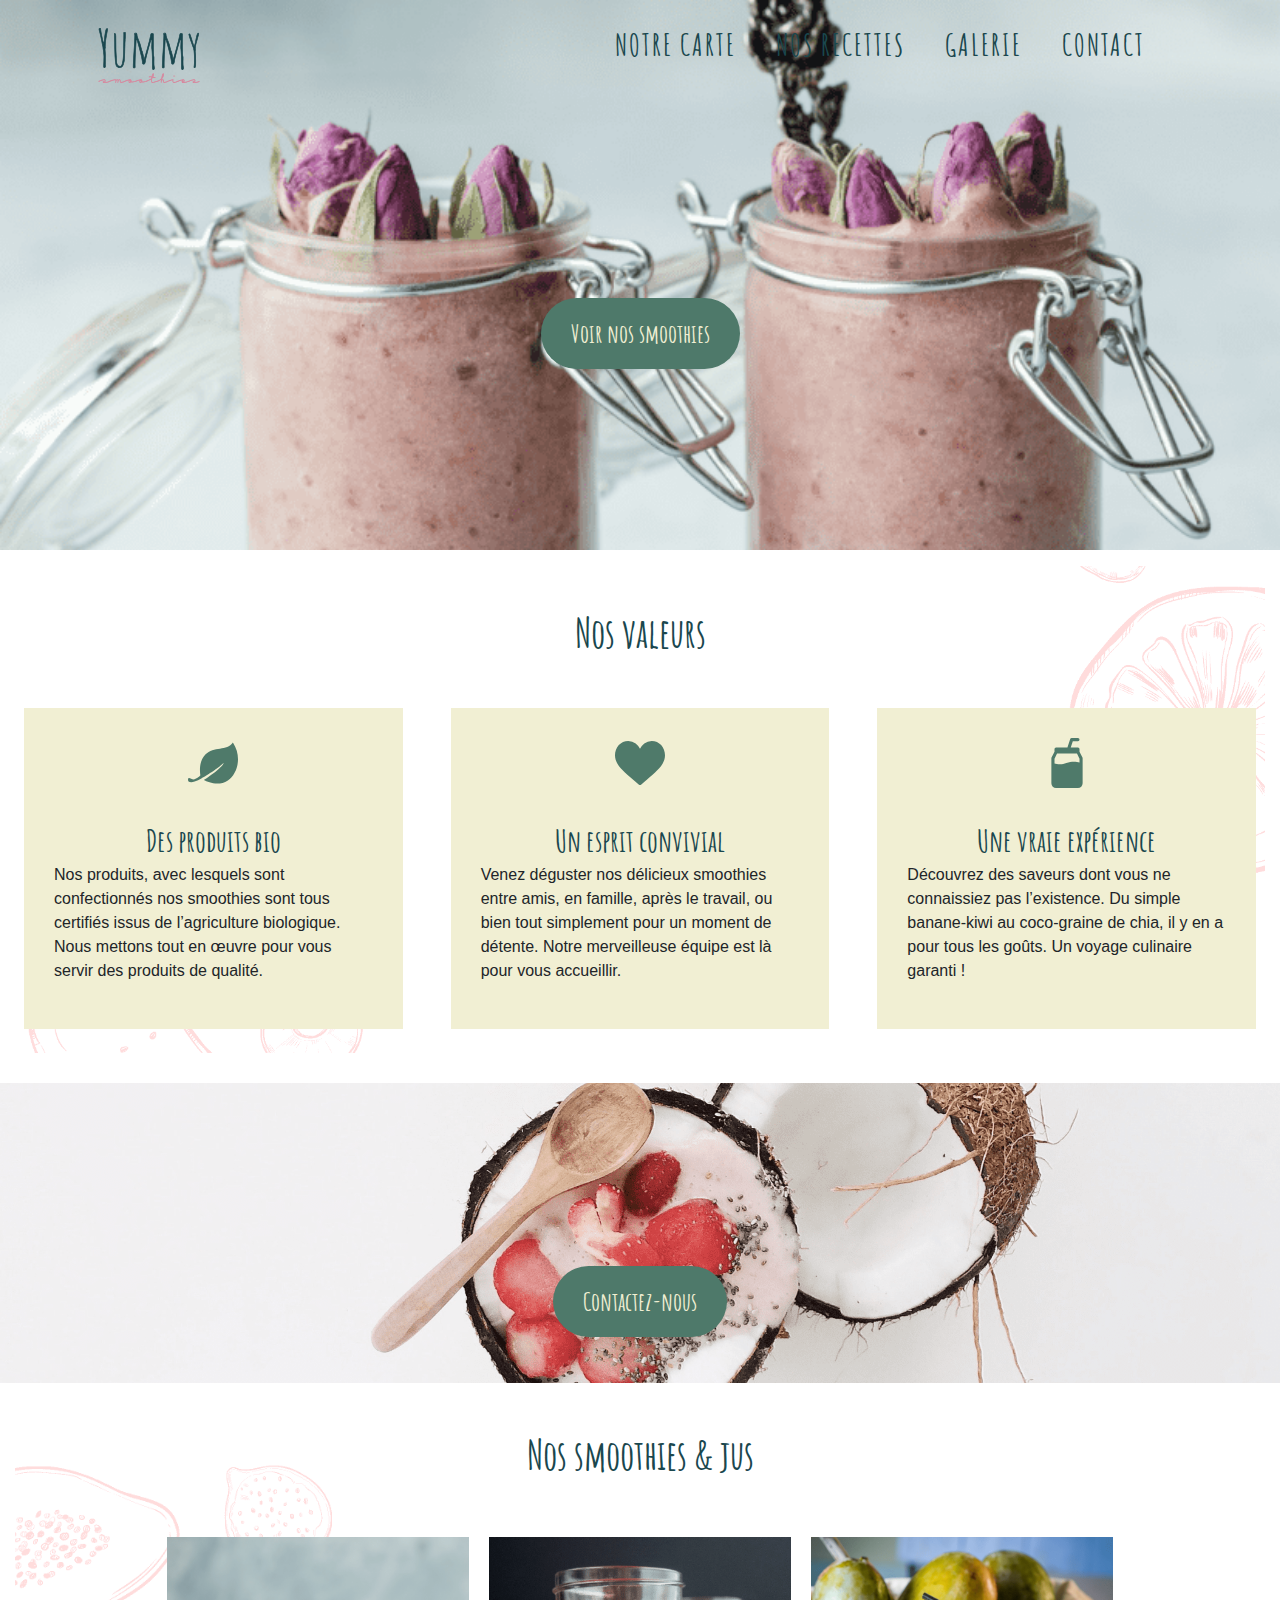
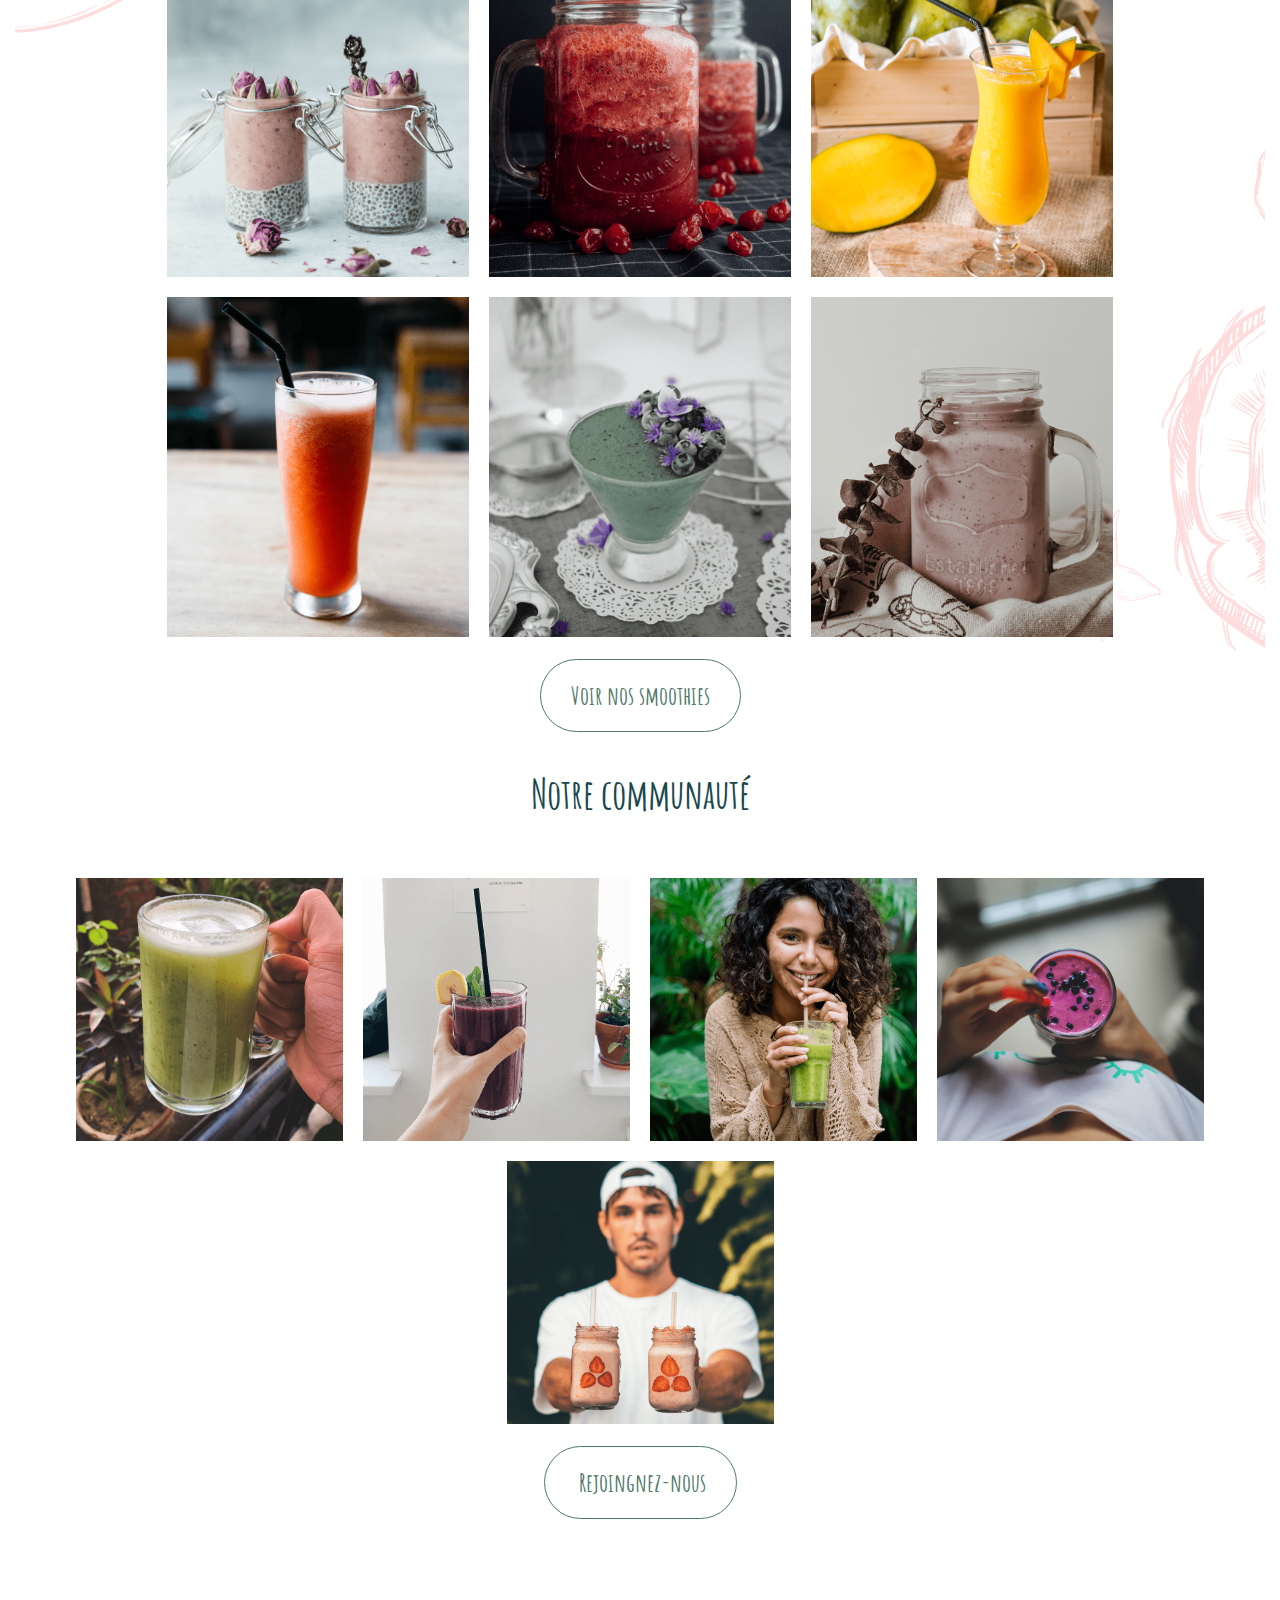
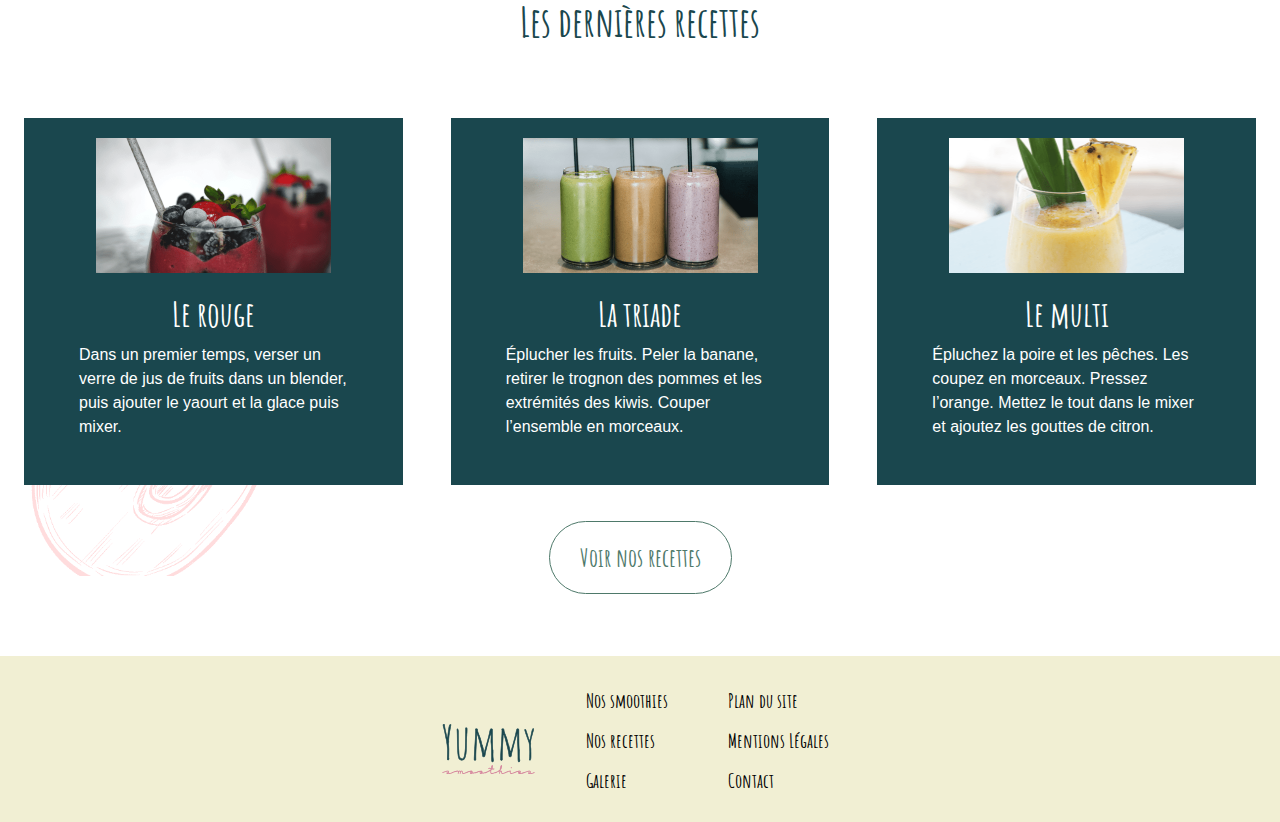
<file: index.html>
<!DOCTYPE html>
<html lang="fr">

<head>
  <meta charset="UTF-8">
  <meta name="viewport" content="width=device-width, initial-scale=1.0">
  <link rel="stylesheet" href="https://stackpath.bootstrapcdn.com/bootstrap/4.3.1/css/bootstrap.min.css" integrity="sha384-ggOyR0iXCbMQv3Xipma34MD+dH/1fQ784/j6cY/iJTQUOhcWr7x9JvoRxT2MZw1T" crossorigin="anonymous">
  <link rel="stylesheet" href="https://cdnjs.cloudflare.com/ajax/libs/font-awesome/5.15.1/css/all.min.css" integrity="sha512-+4zCK9k+qNFUR5X+cKL9EIR+ZOhtIloNl9GIKS57V1MyNsYpYcUrUeQc9vNfzsWfV28IaLL3i96P9sdNyeRssA==" crossorigin="anonymous" />
  <link rel="stylesheet" href="css/normalize-min.css">
  <link rel="stylesheet" href="css/styles.css">
  <title>Accueil</title>
</head>

<body>
  <header id="header_1">
    <div id="menu-mobile" class="align">
      <a href="index.html"><img src="img/logo.svg" alt="Logo Yummy Smoothie" width="95" height="50" id="logo"></a>
      <nav>
        <bouton id="burger"><img src="img/menu-burger.svg" alt="menu" width="50" height="30"></bouton>
        <ul>
          <li><a href="smoothie.html">Notre carte</a></li>
          <li><a href="recette.html">Nos recettes</a></li>
          <li><a href="galerie.html">Galerie</a></li>
          <li><a href="contact.html">Contact</a></li>
        </ul>
      </nav>
    </div>
    <div class="centre">
      <a href="smoothie.html" class="bouton-plein">Voir nos smoothies</a>
    </div>
  </header>
  <main>
    <div class="container-fluid">

      <section id="section1_1" class="mt-3 pt-3">
        <h1>Nos valeurs</h1>
        <div class="row">
          <figure class="col-md col-xs-11 d-flex justify-content-center align-items-center flex-column m-4 align-content-center">
            <img src="img/feuille.svg" alt="icon feuille" width="50" height="50">
            <figcaption>
              <p class="centre titrage"><strong>Des produits bio</strong></p>
              <p> Nos produits, avec lesquels sont confectionnés nos smoothies sont tous certifiés issus de l’agriculture biologique. Nous mettons tout en œuvre pour vous servir des produits de qualité.
              </p>
            </figcaption>
          </figure>
          <figure class="col-md col-xs-11 d-flex justify-content-center align-items-center flex-column m-4 align-content-center">
            <img src="img/coeur.svg" alt="icon coeur" width="50" height="50">
            <figcaption>
              <p class="centre titrage"><strong>Un esprit convivial</strong></p>
              <p>
                Venez déguster nos délicieux smoothies entre amis, en famille, après le travail, ou bien tout simplement pour un moment de détente. Notre merveilleuse équipe est là pour vous accueillir.
              </p>
            </figcaption>
          </figure>
          <figure class="col-md col-xs-11 d-flex justify-content-center align-items-center flex-column m-4 align-content-center">
            <img src="img/smoothie.svg" alt="icon feuille" width="50" height="50">
            <figcaption>
              <p class="centre titrage"><strong>Une vraie expérience</strong></p>
              <p>
                Découvrez des saveurs dont vous ne connaissiez pas l’existence. Du simple banane-kiwi au coco-graine de
                chia, il y en a pour tous les goûts. Un voyage culinaire garanti !
              </p>
            </figcaption>
          </figure>
        </div>
      </section>
    </div>
    <section id="section2_1">
      <div class="centre">
        <a href="contact.html" class="bouton-plein">Contactez-nous</a>
      </div>
    </section>
    <div class="container-fluid">
      <section id="bg-rose">
      <section id="section3_1">
        <h2 class="mt-5 mb-5">Nos smoothies & jus</h2>
        <div class="ligne">
          <img src="img/header.png" alt="smoothie 1" width="302" height="340">
          <img src="img/anastasia.png" alt="smoothie 2" width="302" height="340">
          <img src="img/mango.png" alt="smoothie 3" width="302" height="340">
          <img src="img/smoothie_orange.png" alt="smoothie 4" width="302" height="340">
          <img src="img/sara.png" alt="smoothie 5" width="302" height="340">
          <img src="img/valerie.png" alt="smoothie 6" width="302" height="340">
        </div>
        <div class="centre">
          <a href="smoothie.html" class="bouton-vide">Voir nos smoothies</a>
        </div>
      </section>
    </section>
      <section id="section4_1" class="mt-5">
        <h2 class="mt-5 pt-2">Notre communauté</h2>
        <div class="ligne">
          <img src="img/kartikay.png" alt="smoothie 1" width="267" height="263">
          <img src="img/daria.png" alt="smoothie 1" width="267" height="263">
          <img src="img/anna.png" alt="smoothie 1" width="267" height="263">
          <img src="img/kaboom.png" alt="smoothie 1" width="267" height="263">
          <img src="img/oliver.png" alt="smoothie 1" width="267" height="263">
        </div>
        <div class="centre">
          <a href="https://www.instagram.com/juupicturing/" class="bouton-vide"><i class="fab fa-instagram" style="margin-right: 4px;"></i> Rejoingnez-nous</a>
        </div>
      </section>
      <section id="section5_1" class="mt-5">
        <h2 class="mt-5 pt-5 mb-5">Les dernières recettes</h2>
        <div class="row">
          <figure class="col-md col-xs-11 d-flex justify-content-center align-items-center flex-column m-4">
            <img src="img/rouge.png" alt="smoothie rouge" width="235" height="135">
            <figcaption>
              <h3>Le rouge</h3>
              <p>
                Dans un premier temps, verser un verre de jus de fruits dans un blender, puis ajouter le yaourt et la
                glace puis mixer.
              </p>
            </figcaption>
          </figure>
          <figure class="col-md col-xs-11 d-flex justify-content-center align-items-center flex-column m-4">
            <img src="img/trio.png" alt="smoothie rouge" width="235" height="135">
            <figcaption>
              <h3>La triade</h3>
              <p>
                Éplucher les fruits. Peler la banane, retirer le trognon des pommes et les extrémités des kiwis. Couper
                l’ensemble en morceaux.
              </p>
            </figcaption>
          </figure>
          <figure class="col-md col-xs-11 d-flex justify-content-center align-items-center flex-column m-4">
            <img src="img/anne.png" alt="smoothie rouge" width="235" height="135">
            <figcaption>
              <h3>Le multi</h3>
              <p>
                Épluchez la poire et les pêches. Les coupez en morceaux. Pressez l’orange. Mettez le tout dans le mixer et
                ajoutez les gouttes de citron.
              </p>
            </figcaption>
          </figure>
        </div>
        <div class="centre">
          <a href="recette.html" class="bouton-vide">Voir nos recettes</a>
        </div>
      </section>
    </div>
  </main>
  <footer>
    <div class="ligne foot">
      <img src="img/logo.svg" alt="Logo Yummy Smoothie" width="95" height="50" id="logo">
      <nav class="aligne">
        <ul>
          <li><a href="smoothie.html">Nos smoothies</a></li>
          <li><a href="recette.html">Nos recettes</a></li>
          <li> <a href="galerie.html">Galerie</a></li>
        </ul>
        <ul>
          <li><a href="plan.html">Plan du site</a>
          <li><a href="info.html">Mentions Légales</a></li>
          <li><a href="contact.html">Contact</a></li>
        </ul>
      </nav>
    </div>
  </footer>
  <script src="https://code.jquery.com/jquery-3.4.1.min.js" integrity="sha256-CSXorXvZcTkaix6Yvo6HppcZGetbYMGWSFlBw8HfCJo=" crossorigin="anonymous"></script>
  <script src="https://cdn.jsdelivr.net/npm/bootstrap@4.5.3/dist/js/bootstrap.bundle.min.js" integrity="sha384-ho+j7jyWK8fNQe+A12Hb8AhRq26LrZ/JpcUGGOn+Y7RsweNrtN/tE3MoK7ZeZDyx" crossorigin="anonymous"></script>
  <script src="js/app.js"></script>

</body>

</html>
</file>
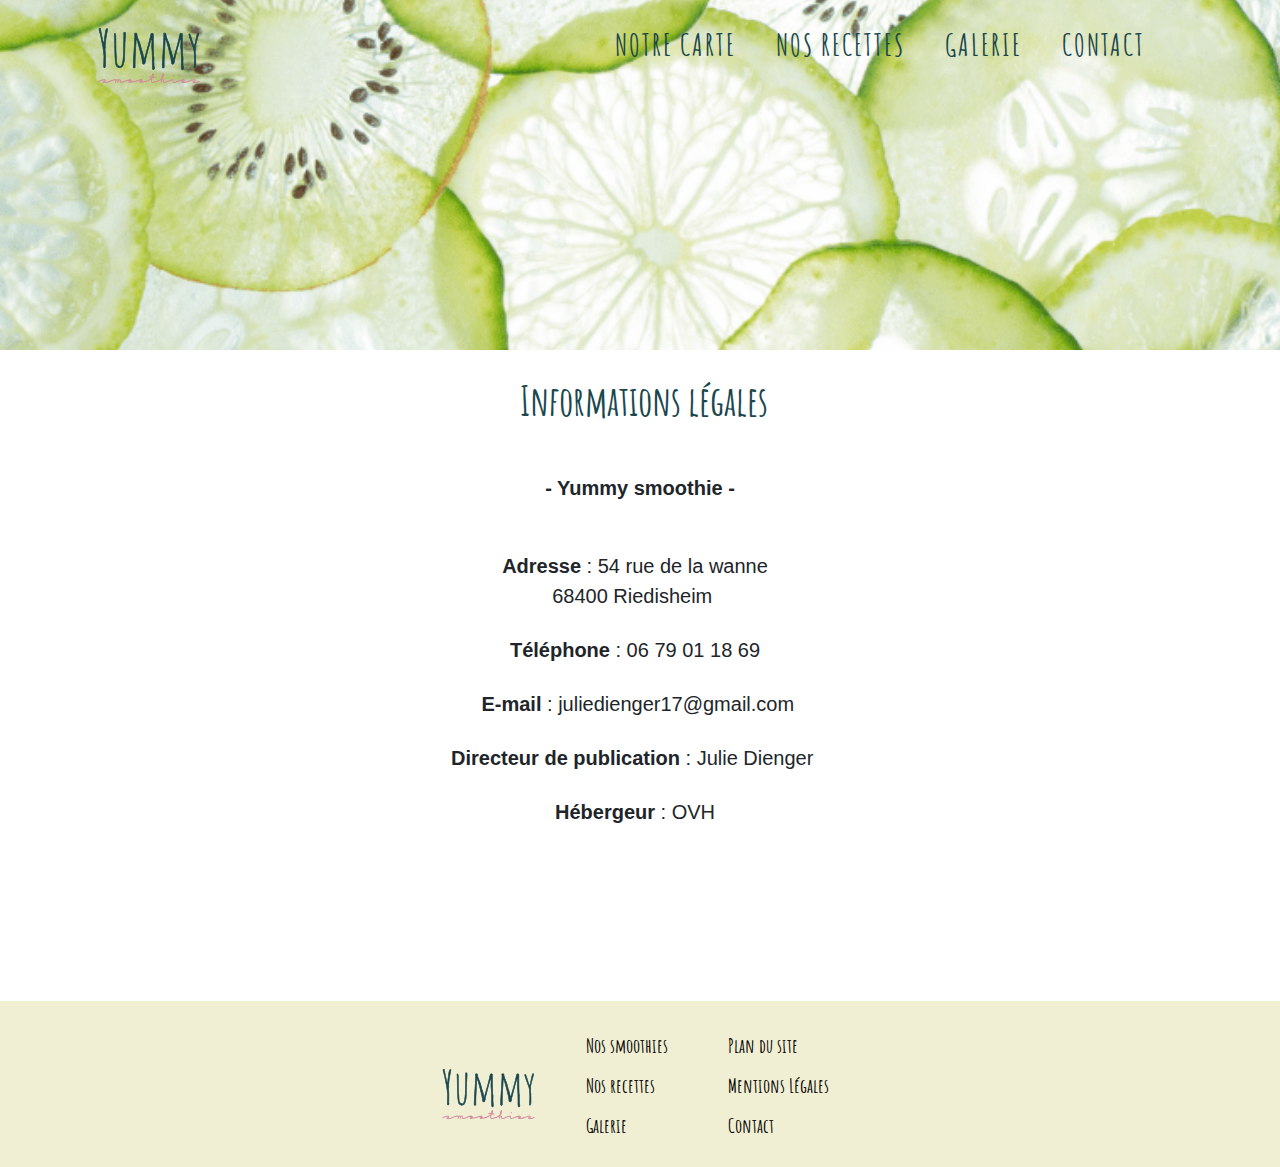
<file: info.html>
<!DOCTYPE html>
<html lang="fr">

<head>
  <meta charset="UTF-8">
  <meta name="viewport" content="width=device-width, initial-scale=1.0">
  <link rel="stylesheet" href="https://stackpath.bootstrapcdn.com/bootstrap/4.3.1/css/bootstrap.min.css" integrity="sha384-ggOyR0iXCbMQv3Xipma34MD+dH/1fQ784/j6cY/iJTQUOhcWr7x9JvoRxT2MZw1T" crossorigin="anonymous">
  <link rel="stylesheet" href="https://cdnjs.cloudflare.com/ajax/libs/font-awesome/5.15.1/css/all.min.css" integrity="sha512-+4zCK9k+qNFUR5X+cKL9EIR+ZOhtIloNl9GIKS57V1MyNsYpYcUrUeQc9vNfzsWfV28IaLL3i96P9sdNyeRssA==" crossorigin="anonymous" />
  <link rel="stylesheet" href="css/normalize-min.css">
  <link rel="stylesheet" href="css/styles.css">
  <title>Mentions légal</title>
</head>

<body>
  <header id="header_info">
    <div id="menu-mobile" class="align">
      <a href="index.html"><img src="img/logo.svg" alt="Logo Yummy Smoothie" width="95" height="50" id="logo"></a>
      <nav>
        <bouton id="burger"><img src="img/menu-burger.svg" alt="menu" width="50" height="30"></bouton>
        <ul>
          <li><a href="smoothie.html">Notre carte</a></li>
          <li><a href="recette.html">Nos recettes</a></li>
          <li><a href="galerie.html">Galerie</a></li>
          <li><a href="contact.html">Contact</a></li>
        </ul>
      </nav>
    </div>

  </header>
  <main>
    <div class="text-center info">

  <h1>&nbsp;Informations légales</h1>
  <p class="mt-5"> <strong>- Yummy smoothie -</strong></p>
  <ul class="mt-5">
    <li><strong>Adresse</strong> : 54 rue de la wanne<br> 68400 Riedisheim </li><br>
    <li><strong>Téléphone</strong> : 06 79 01 18 69 </li><br>
    <li> <strong>E-mail</strong> : juliedienger17@gmail.com </li><br>
    <li><strong>Directeur de publication</strong> : Julie Dienger </li><br>
    <li><strong>Hébergeur</strong> : OVH</li><br>
  </ul>

</div>
  </main>
  <footer style="margin-top:150px;">
    <div class="ligne foot">
      <img src="img/logo.svg" alt="Logo Yummy Smoothie" width="95" height="50" id="logo">
      <nav class="aligne">
        <ul>
          <li><a href="smoothie.html">Nos smoothies</a></li>
          <li><a href="recette.html">Nos recettes</a></li>
          <li> <a href="galerie.html">Galerie</a></li>
        </ul>
        <ul>
          <li><a href="plan.html">Plan du site</a>
          <li><a href="info.html">Mentions Légales</a></li>
          <li><a href="contact.html">Contact</a></li>
        </ul>
      </nav>
    </div>
  </footer>
  <script src="https://code.jquery.com/jquery-3.4.1.min.js" integrity="sha256-CSXorXvZcTkaix6Yvo6HppcZGetbYMGWSFlBw8HfCJo=" crossorigin="anonymous"></script>
  <script src="https://cdn.jsdelivr.net/npm/bootstrap@4.5.3/dist/js/bootstrap.bundle.min.js" integrity="sha384-ho+j7jyWK8fNQe+A12Hb8AhRq26LrZ/JpcUGGOn+Y7RsweNrtN/tE3MoK7ZeZDyx" crossorigin="anonymous"></script>
  <script src="js/app.js"></script>

</body>

</html>
</file>
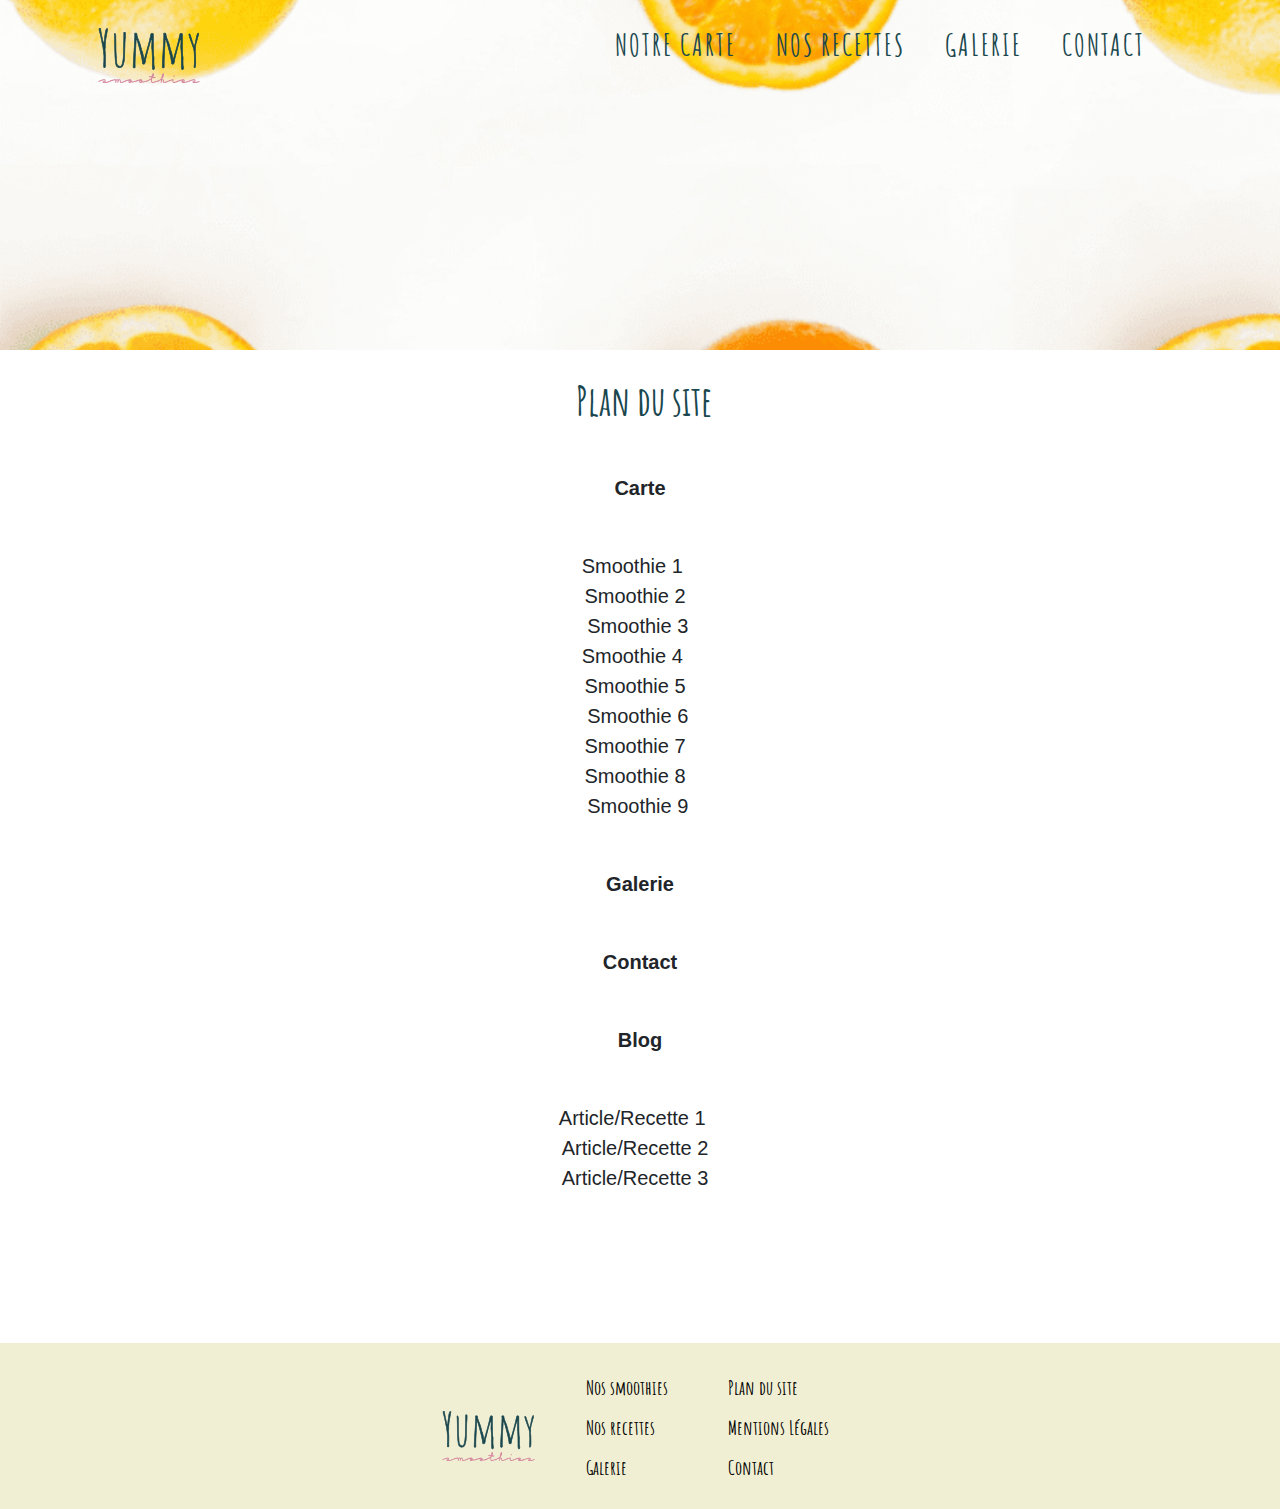
<file: plan.html>
<!DOCTYPE html>
<html lang="fr">

<head>
  <meta charset="UTF-8">
  <meta name="viewport" content="width=device-width, initial-scale=1.0">
  <link rel="stylesheet" href="https://stackpath.bootstrapcdn.com/bootstrap/4.3.1/css/bootstrap.min.css" integrity="sha384-ggOyR0iXCbMQv3Xipma34MD+dH/1fQ784/j6cY/iJTQUOhcWr7x9JvoRxT2MZw1T" crossorigin="anonymous">
  <link rel="stylesheet" href="https://cdnjs.cloudflare.com/ajax/libs/font-awesome/5.15.1/css/all.min.css" integrity="sha512-+4zCK9k+qNFUR5X+cKL9EIR+ZOhtIloNl9GIKS57V1MyNsYpYcUrUeQc9vNfzsWfV28IaLL3i96P9sdNyeRssA==" crossorigin="anonymous" />
  <link rel="stylesheet" href="css/normalize-min.css">
  <link rel="stylesheet" href="css/styles.css">
  <title>Plan du site</title>
</head>

<body>
  <header id="header_plan">
    <div id="menu-mobile" class="align">
      <a href="index.html"><img src="img/logo.svg" alt="Logo Yummy Smoothie" width="95" height="50" id="logo"></a>
      <nav>
        <bouton id="burger"><img src="img/menu-burger.svg" alt="menu" width="50" height="30"></bouton>
        <ul>
          <li><a href="smoothie.html">Notre carte</a></li>
          <li><a href="recette.html">Nos recettes</a></li>
          <li><a href="galerie.html">Galerie</a></li>
          <li><a href="contact.html">Contact</a></li>
        </ul>
      </nav>
    </div>

  </header>
  <main>
    <div class="text-center info">

  <h1>&nbsp;Plan du site</h1>
  <p class="mt-5"> <strong>Carte</strong></p>
  <ul class="mt-5">
    <li>Smoothie 1 </li>
    <li>Smoothie 2</li>
    <li> Smoothie 3</li>
    <li>Smoothie 4 </li>
    <li>Smoothie 5</li>
    <li> Smoothie 6</li>
    <li>Smoothie 7</li>
    <li>Smoothie 8</li>
    <li> Smoothie 9</li>
  </ul>
  <p class="mt-5"> <strong>Galerie</strong></p>
  <p class="mt-5"> <strong>Contact</strong></p>
  <p class="mt-5"> <strong>Blog</strong></p>
  <ul class="mt-5">
    <li>Article/Recette 1 </li>
    <li>Article/Recette 2</li>
    <li>Article/Recette 3</li>
  </ul>
</div>

  </main>
  <footer style="margin-top:150px;">
    <div class="ligne foot">
      <img src="img/logo.svg" alt="Logo Yummy Smoothie" width="95" height="50" id="logo">
      <nav class="aligne">
        <ul>
          <li><a href="smoothie.html">Nos smoothies</a></li>
          <li><a href="recette.html">Nos recettes</a></li>
          <li> <a href="galerie.html">Galerie</a></li>
        </ul>
        <ul>
          <li><a href="plan.html">Plan du site</a>
          <li><a href="info.html">Mentions Légales</a></li>
          <li><a href="contact.html">Contact</a></li>
        </ul>
      </nav>
    </div>
  </footer>
  <script src="https://code.jquery.com/jquery-3.4.1.min.js" integrity="sha256-CSXorXvZcTkaix6Yvo6HppcZGetbYMGWSFlBw8HfCJo=" crossorigin="anonymous"></script>
  <script src="https://cdn.jsdelivr.net/npm/bootstrap@4.5.3/dist/js/bootstrap.bundle.min.js" integrity="sha384-ho+j7jyWK8fNQe+A12Hb8AhRq26LrZ/JpcUGGOn+Y7RsweNrtN/tE3MoK7ZeZDyx" crossorigin="anonymous"></script>
  <script src="js/app.js"></script>

</body>

</html>
</file>
<file: css/styles.css>
@import url('https://fonts.googleapis.com/css2?family=Amatic+SC:wght@400;700&display=swap');

  h1, h2, h3, a {
    font-family: 'Amatic SC', cursive;
    font-weight: bolder;
  }

  /* Menu burger */
  #menu-mobile {
    padding: 15px;
  }

  header nav {
    text-align: right;
  }

  header nav>bouton {
    color: #fff;
    width: 41px;
    height: 37px;
    display: inline-block;
    text-align: center;
  }

  header nav ul {
    font-size: 25px;
    color: #fff;
    margin: 0;
    padding: 0;
    list-style: none;
  }

  header nav ul {
    display: none;
  }

  header nav ul.show {
    display: block;
    /* mettre display block pour qu'il se voit après le click car display:none;plus haut*/
    position: absolute;
    top: 65px;
    right: 0px;
    left: 0px;
    z-index: 5;
  }

  #menu-mobile nav ul li a {
    text-decoration: none;
    display: block;
    /*toute la largeur deviens cliquable */
    line-height: 30px;
    padding: 10px;
    background-color: #fff;
    text-transform: uppercase;
    padding-top: 50px;
    padding-bottom: 50px;
    text-align: center;
    letter-spacing: 2px;
    font-family: 'Amatic SC', cursive;
    font-weight: bolder;
    text-transform: uppercase;
    color: #1A474E;
    border-bottom: #D6899F 3px solid;
  }

  .align {
    display: flex;
    justify-content: space-between;
    align-items: center;
  }

  /* Fin menu */
  /* BG header */
  #header_1 {
    background-image: url(../img/header.png);
    background-repeat: no-repeat;
    background-size: cover;
    background-position: center;
    height: 350px;
  }

  #header_galerie {
    background-image: url(../img/mure.png);
    background-repeat: no-repeat;
    background-size: cover;
    background-position: center;
    height: 350px;
  }

  #header_info {
    background-image: url(../img/kiwi.png);
    background-repeat: no-repeat;
    background-size: cover;
    background-position: center;
    height: 350px;
  }

  #header_plan {
    background-image: url(../img/orange.png);
    background-repeat: no-repeat;
    background-size: cover;
    background-position: center;
    height: 350px;
  }

  #header_smoothie {
    background-image: url(../img/mirtille.png);
    background-repeat: no-repeat;
    background-size: cover;
    background-position: center;
    height: 350px;
  }

  #header_contact {
    background-image: url(../img/jus.png);
    background-repeat: no-repeat;
    background-size: cover;
    background-position: center;
    height: 350px;
  }

  #header_delicat {
    background-image: url(../img/delicat.png);
    background-repeat: no-repeat;
    background-size: cover;
    background-position: center;
    height: 350px;
  }

  #header_recette {
    background-image: url(../img/saraa.png);
    background-repeat: no-repeat;
    background-size: cover;
    background-position: center;
    height: 350px;
  }

  /* fin BG header*/
  /* Bouton */
  a:hover {
    text-decoration: none;
    color: inherit;
  }

  .bouton-plein {
    background-color: #4E796A;
    color: #F1EFD3;
    padding: 20px;
    padding-left: 30px;
    padding-right: 30px;
    font-size: 25px;
    text-align: center;
    -webkit-border-radius: 40px;
    -moz-border-radius: 40px;
    border-radius: 40px;
    text-decoration: none;
  }

  .centre {
    display: block;
    text-align: center;
    margin: 0 auto;
    margin-top: 30px;
  }

  /* header .centre {
    padding-top: 150px;
  } */

  .bouton-vide {
    border: #4E796A solid 1px;
    color: #4E796A;
    padding: 20px;
    padding-left: 30px;
    padding-right: 30px;
    font-size: 25px;
    text-align: center;
    -webkit-border-radius: 40px;
    -moz-border-radius: 40px;
    border-radius: 40px;
    text-decoration: none;
  }

  .bouton-vide:hover {
    background-color: #4E796A;
    color: #fff;
  }


  /* fin bouton */
  /* Passer de colonne à ligne */
  .ligne {
    display: flex;
    justify-content: center;
    align-items: center;
    flex-wrap: wrap;
  }

  /* fin colonne */
  /* Mettre en ligne */
  .aligne {
    display: flex;
    flex-direction: row;
    justify-content: space-around;
  }

  /* fin mettre en ligne */
  /* footer */
  footer {
    margin-top: 80px;
    background-color: #F1EFD3;
    padding-top: 20px;
  }

  footer img {
    text-align: left;
  }

  footer a {
    color: #000;
    text-decoration: none;
    font-size: 20px;
  }

  footer li {
    list-style-type: none;
    margin: 10px;
  }

  /* fin footer */
  /* Page index */
  h1, h2 {
    font-size: 40px;
    text-align: center;
    color: #1A474E;
  }

  #section1_1 figure {
    background-color: #F1EFD3;
    margin: 0 auto;
    padding: 30px;
    margin-left: 80px;
    margin-right: 80px;
    margin-bottom: 25px;
    ;
  }



  #section1_1 figure figcaption p strong {
    text-align: center;
    margin-top: 10px;
    margin: 0 auto;
  }

  .titrage {
    font-family: 'Amatic SC', cursive;
    font-weight: bolder;
    font-size: 30px;
    color: #1A474E;
  }

  #section2_1 {
    background-image: url(../img/coco.png);
    background-repeat: no-repeat;
    background-size: cover;
    background-position: center;
    height: 300px;
    padding-bottom: 25px;
    margin: 0;
    width: 100%;
  }

  #section2_1 .centre {
    padding-top: 200px;
  }

  #section3_1 {
    display: block;
    text-align: center;
    margin: 0 auto;
  }

  #section4_1 {
    display: block;
    text-align: center;
    margin: 0 auto;
  }

  #section4_1 .ligne {
    margin-top: 50px;
  }

  #section5_1 .ligne {
    display: flex;
    flex-direction: column;
    justify-content: center;
  }

  #section5_1 figure {
    background-color: #1A474E;
    display: flex;
    flex-direction: column;
    justify-content: center;
    align-items: center;
    margin-left: 80px;
    margin-right: 80px;
  }

  #section5_1 figure img {
    margin-top: 20px;
    ;
  }

  #section5_1 figure figcaption h3 {
    text-align: center;
    margin-top: 20px;
    font-size: 35px;
    color: #fff;
  }

  #section5_1 figure figcaption p {
    padding-left: 40px;
    padding-right: 40px;
    padding-bottom: 30px;
    color: #fff;
  }

  .info ul li {
    list-style-type: none;
  }

  .info ul {
    margin-left: -50px;
  }

  /* fin page index */
  /* PAge contact */
  #nom {
    height: 56px;
    border-bottom: 3px solid #1A474E;
    border-top: none;
    border-right: none;
    border-left: none;
    margin-top: 15px;
    width: 250px;
  }

  #prenom {
    height: 56px;
    border-bottom: 3px solid #1A474E;
    border-top: none;
    border-right: none;
    border-left: none;
    margin-top: 15px;
    width: 250px;
  }

  #email {
    height: 56px;
    border-bottom: 3px solid #1A474E;
    ;
    border-top: none;
    border-right: none;
    border-left: none;
    margin-top: 15px;
    width: 250px;
  }

  #message {
    height: 56px;
    border-bottom: 3px solid #1A474E;
    border-top: none;
    border-right: none;
    border-left: none;
    margin-top: 15px;
    width: 250px;
  }

  ::-webkit-input-placeholder {
    font-family: 'roboto';
    font-weight: normal;
    font-size: 16px;
    color: #4E796A;
    padding: 15px;
  }

  .text-form {
    margin-bottom: 84px;
    margin-top: 40px;
  }

  .text-form p {
    margin-top: 40px;
  }

  form {
    margin-top: 50px;
    margin-bottom: 50px;
    text-align: center;
  }

  .form input {
    display: block;
    width: 100%;
  }

  /* fin page contact */
  /* page smoothie */
  .colro {
    display: flex;
    flex-direction: column;
    justify-content: center;
  }

  .colro img {
    width: 100%;
    height: auto;
    margin: 0 auto;
    display: block;
  }

  .part-txt {
    margin: 0 auto;
    text-align: left;
    width: 70%;
  }


  header .centre {
    margin-top: 150px;
  }

  /* fin page smoothie */


  /* background rose et blanc */

#section1_1{
  background-image: url(../img/bg.png);
  background-repeat: no-repeat;
  background-size: cover;
  background-position: center;
}


#bg-rose{
  background-image: url(../img/bg2.png);
  background-repeat: no-repeat;
  background-size: cover;
  background-position: center;
}


#bg-rose {
  margin: 0;
}

#section5_1{
  background-image: url(../img/bg3.png);
  background-repeat: no-repeat;
  background-size: cover;
  background-position: center;
}

.bgg{
  background-image: url(../img/bg2.png);
  background-repeat: no-repeat;
  background-size: cover;
  background-position: center;
}

  /* fin bg rose et blanc */


li {
  list-style-type: none;
}


.list-coord {
  margin: 0 auto;
  margin-top:50px;
}
  @media screen and (min-width: 760px) {


    /* Passer de colonne à ligne */
    #section3_1 .ligne img {
      margin: 10px;
    }

    #section4_1 .ligne img {
      margin: 10px;
    }

    /* fin colonne */
    .colro {
      display: flex;
      flex-direction: row;
      justify-content: space-around;
      overflow: hidden;
    }

    .colro img {
      width: 90%;
      height: auto;
      margin-left: 0;
    }

    .part-txt {
      text-align: left;
    }



  }

  @media screen and (min-width: 980px) {
    header nav>bouton {
      display: none;
    }

    header {
      height: 600px;
    }

    header nav ul {
      display: flex;
    }

    header nav {
      display: flex;
      align-items: flex-start;
      justify-content: flex-end;
      margin-right: 105px;
      margin-top: -20px;
    }

    #menu-mobile nav ul li a {
      background: none;
      border: none;
    }

    #menu-mobile {
      padding: 0;
    }

    header nav ul.show {
      display: flex;
    }

    header div.align img {
      width: 138px;
      height: 55px;
      margin-left: 80px;
      display: flex;
      align-items: center;
      justify-content: space-between;
      margin-bottom: 55px;
    }

    header nav ul li a {
      margin-right: 20px;
      font-size: 30px;
      text-align: right;
      margin-bottom: 55px;
    }



    #menu-mobile nav ul li a:hover {
      text-decoration: underline;
    }

    .info p, li {
      list-style-type: none;
      font-size: 20px;
    }

    /* Page Contact */
    #nom {
      width: 600px;
    }

    #prenom {
      margin-top: 30px;
      width: 600px;
    }

    #email {
      margin-top: 30px;
      width: 600px;
    }

    #message {
      margin-top: 30px;
      width: 600px;
    }

    .bouton {
      margin-left: 480px;
    }

    /* fin page contact */


    /* page index */
      #header_1{
        height:550px;
      }
    /* fin page index */


    .liste-coord{
      margin-left:190px;
    }
  }

  @media screen and (min-width: 1240px) {

    /* page contact */
    #nom {
      width: 700px;
    }

    #prenom {
      margin-top: 50px;
      width: 700px;
    }

    #email {
      margin-top: 50px;
      width: 700px;
    }

    #message {
      margin-top: 50px;
      width: 700px;
    }

    /* fin page contact */
    /* page smoothie */
    .colro img {
      width: 110%;
      height: auto;
    }

    .part-txt {
      margin-left: 150px;
    }

    .part-txt li {
      font-size: 16px;
    }

    .ligne_btn {
      padding-top: 120px;
      display: flex;
      justify-content: space-around;
    }

    /* fin page smoothie */
    /* page index */
    #section3_1 {
      width: 80%;
    }

    /* fin page index */
  }

  @media screen and (min-width: 1330px) {
    #header_1 {
      background-image: url(../img/header2.png);
      background-repeat: no-repeat;
      background-size: cover;
      background-position: center;
    }

    #section3_1 {
      width: 80%;
    }

    #header_info {
      height: 150px;
    }

    #header_plan {
      background-position: top;
      height: 150px;
    }

    #header_delicat {
      background-image: url(../img/delicat2.png);
      background-position: top
    }


    #header_recette {
      background-position: top;
      height: 150px;
    }

    .part-txt {
      margin-right: 200px;
    }
  }

  @media screen and (min-width: 1600px) {

  }
</file>
